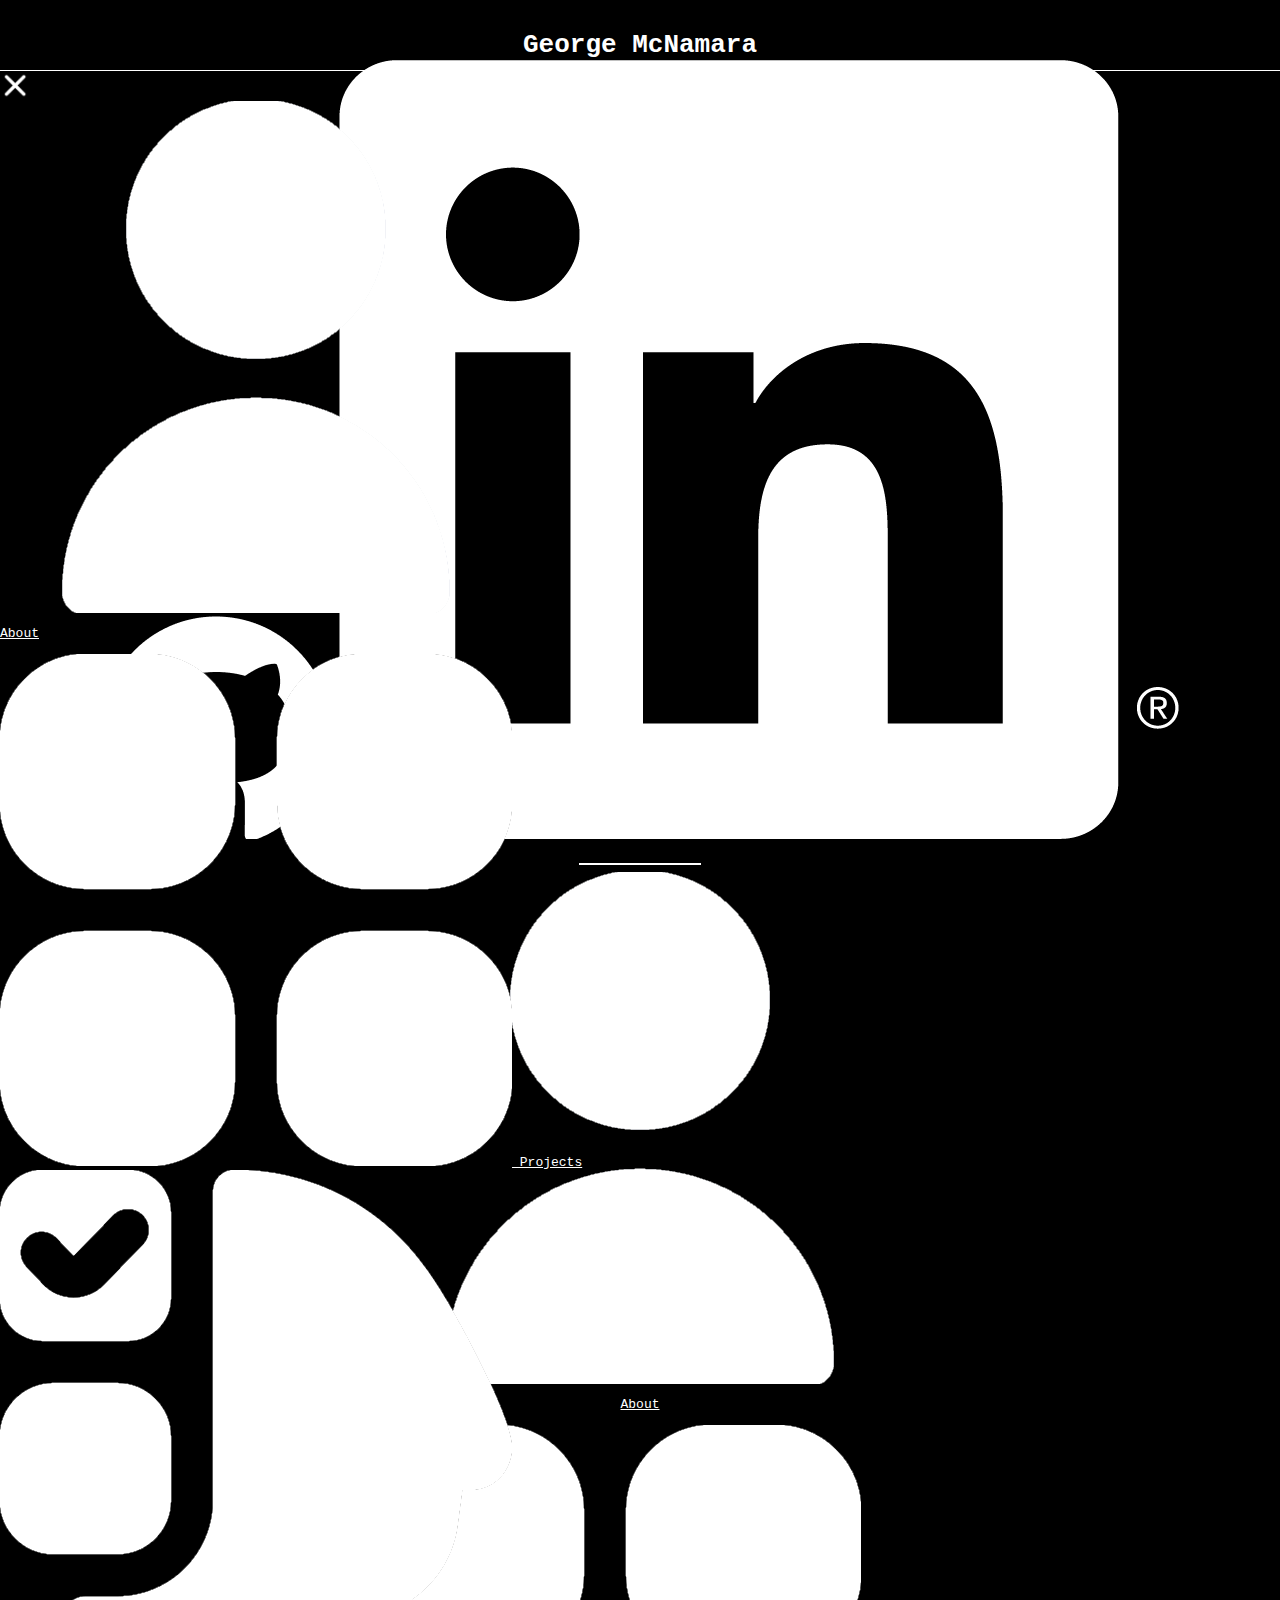
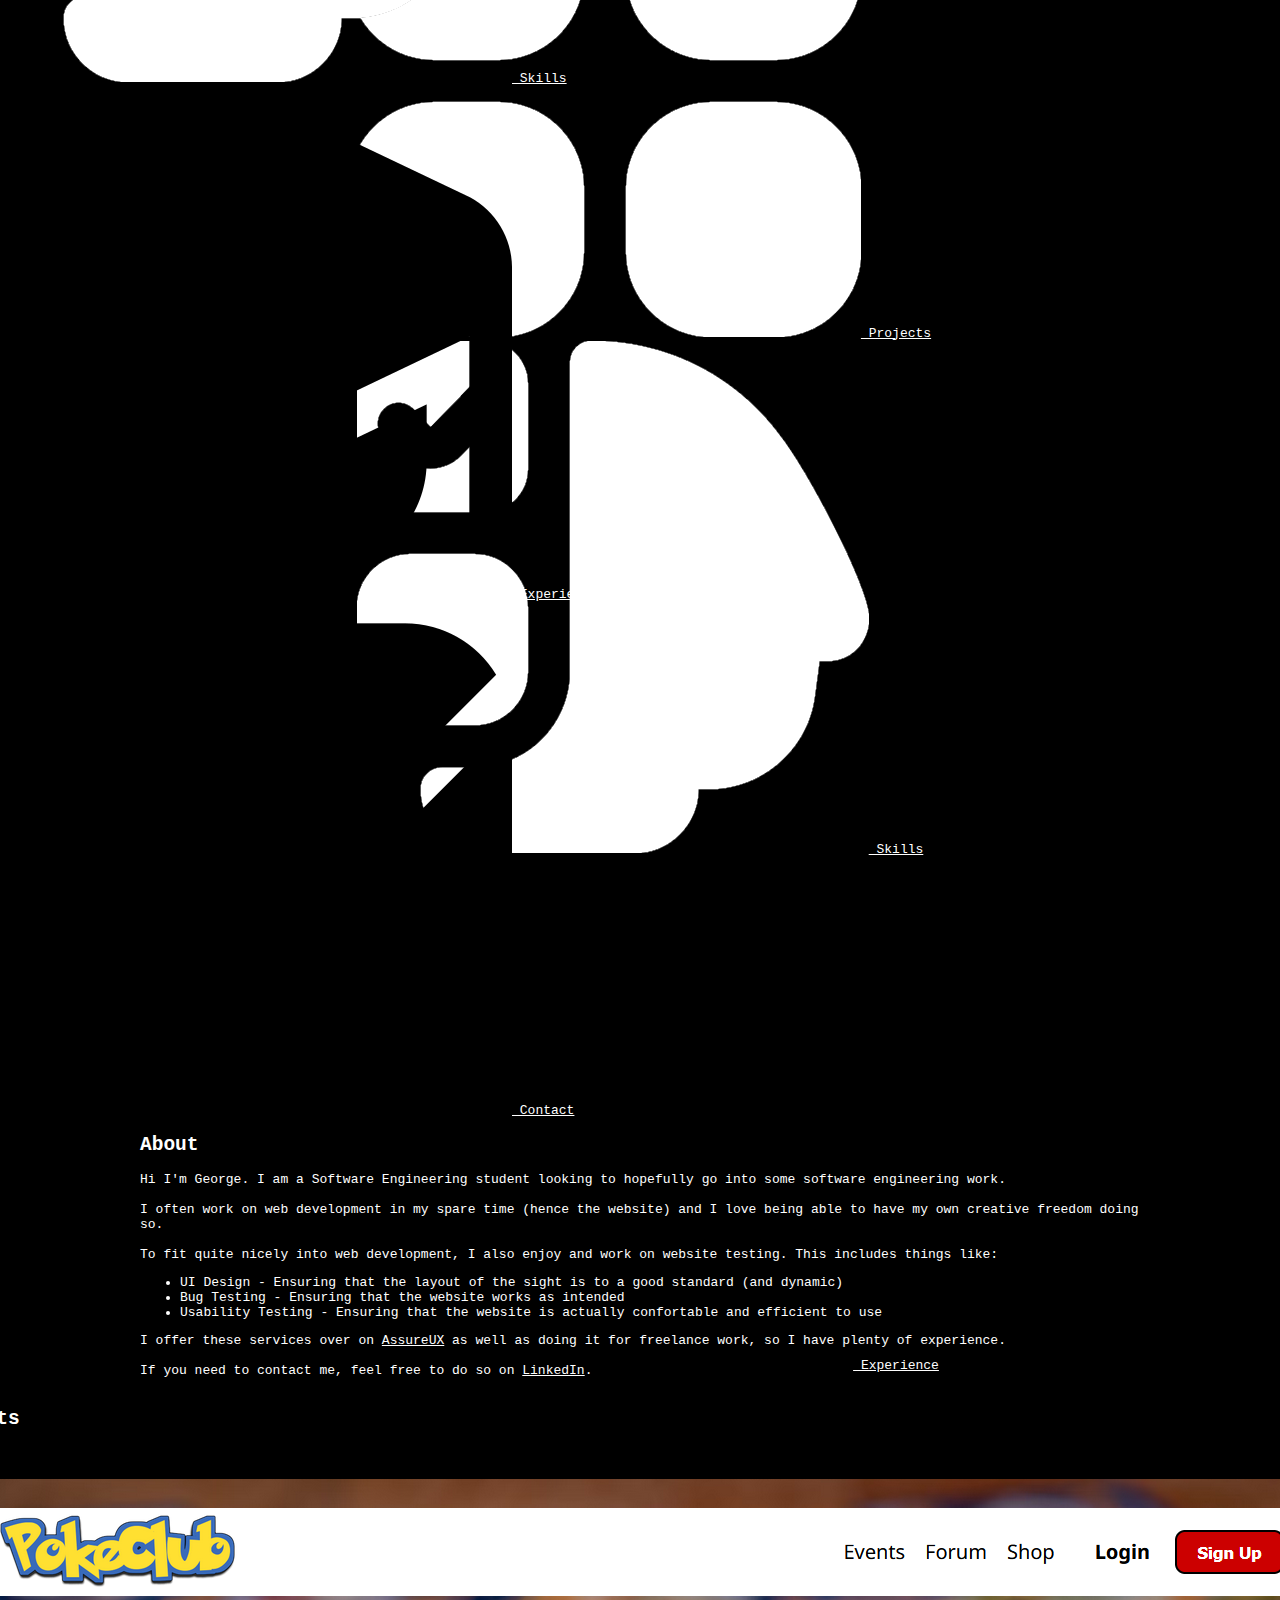
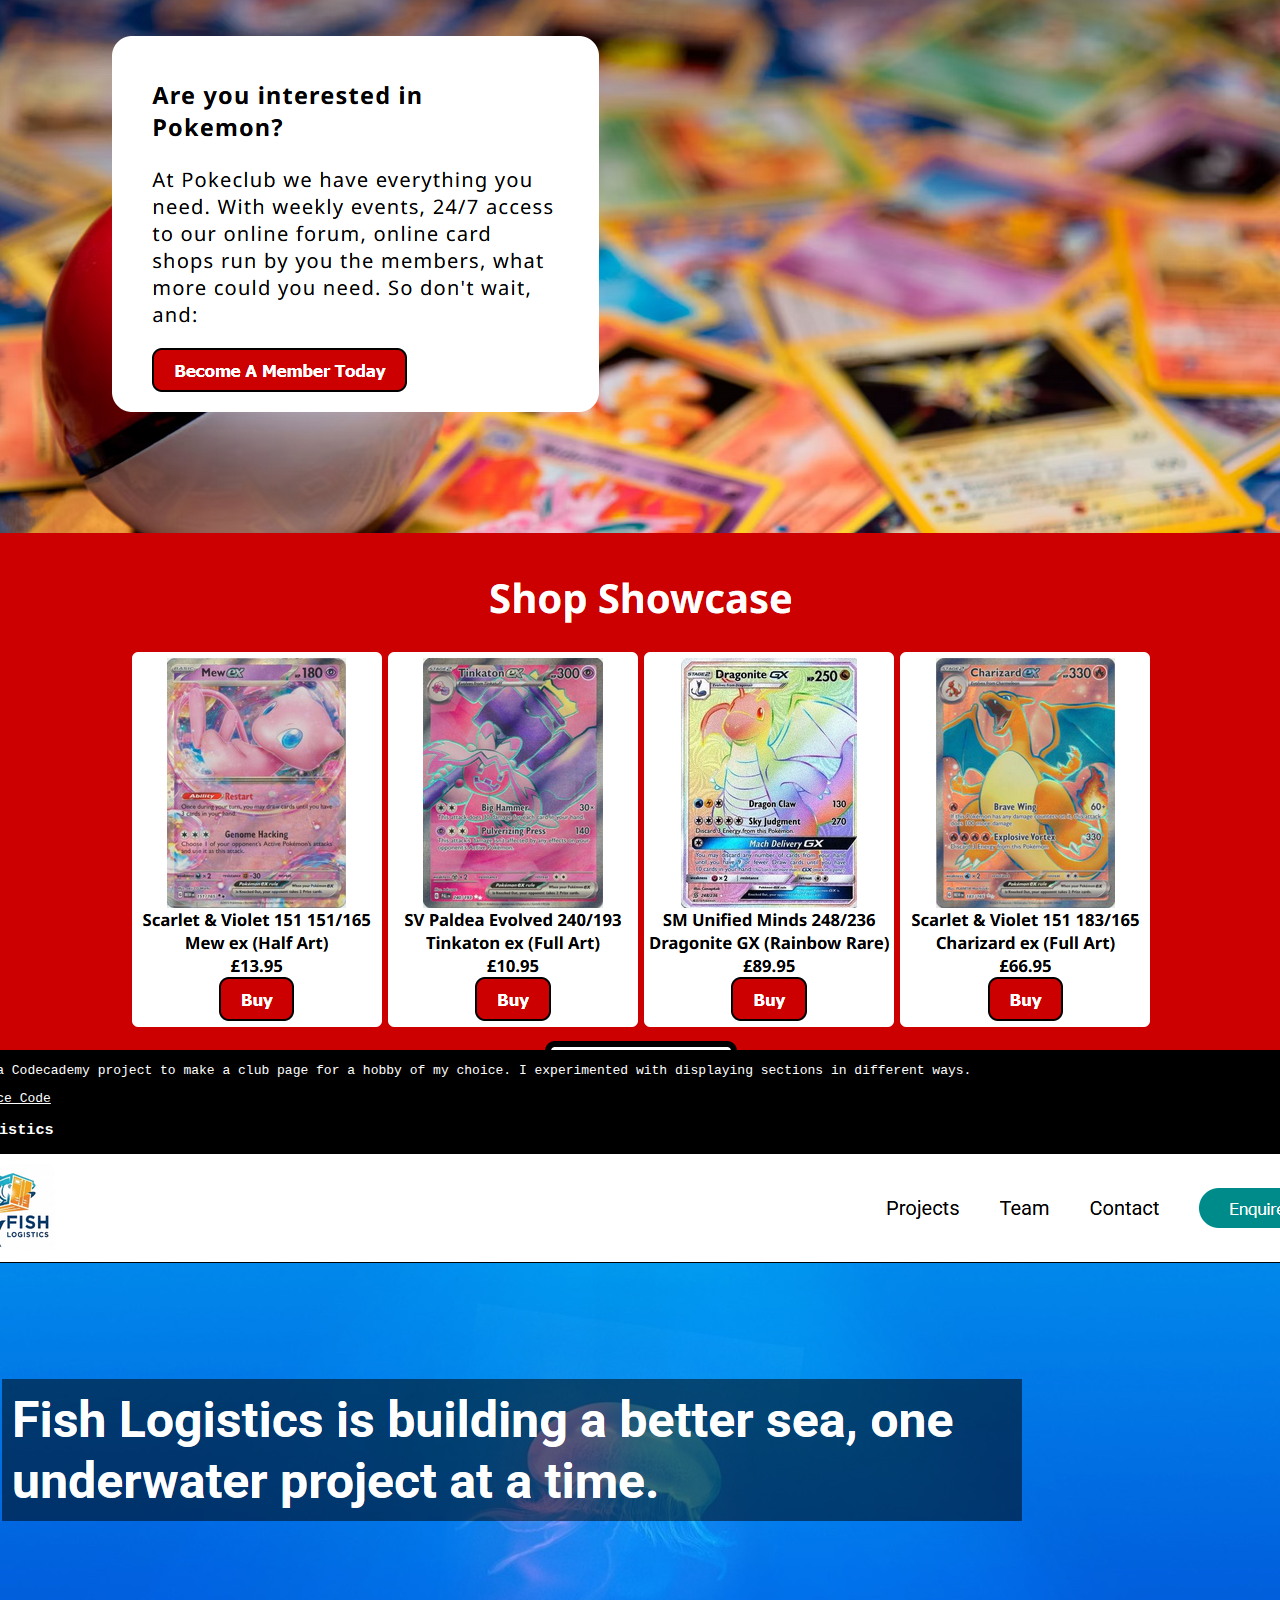
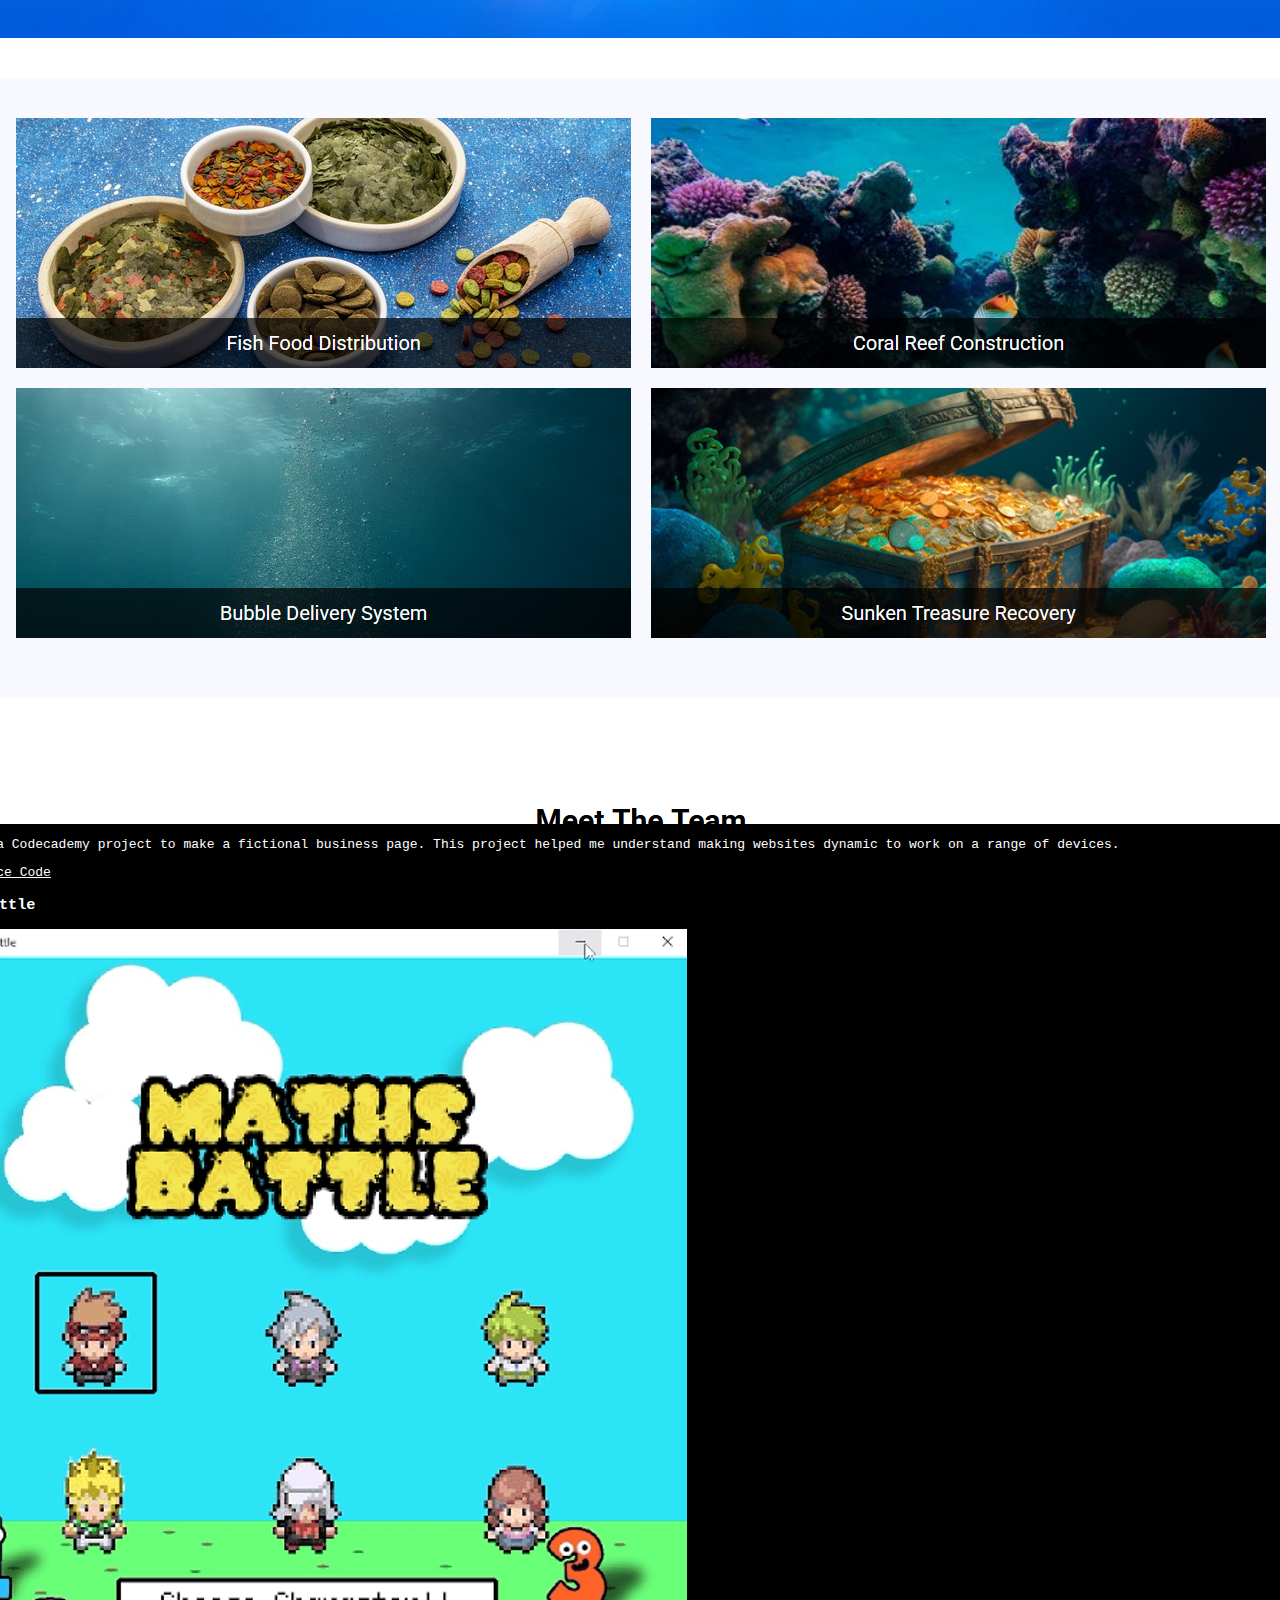
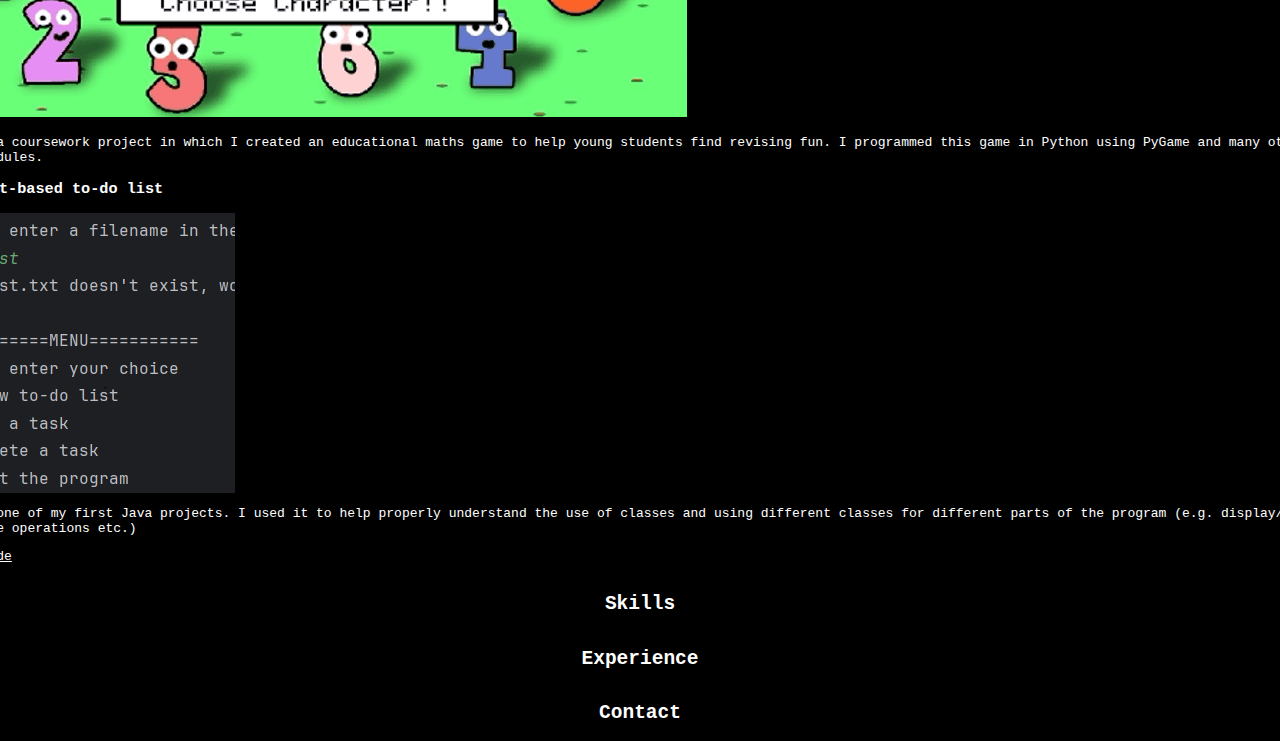
<file: index.html>
<html lang="en">
<head>
    <meta charset="UTF-8">
    <meta name="viewport" content="width=device-width, initial-scale=1.0">
    <title>Website Portfolio</title>
    <link rel="stylesheet" href="styles.css">
    <script src="scripts.js"></script>
</head>
<body>
    <header>
        <img id="burger-menu" src="img/menu-burger.png" alt="" width="30px" onclick="openNav()">
        <h1>George McNamara</h1>
        <section id="contact-links">
            <a href="https://github.com/GeoGeo116" target="_blank"><img src="img/github.png" alt=""></a>
            <a href="https://www.linkedin.com/in/georgemcnamara2006/" target="_blank"><img src="img/linkedin.png" alt=""></a>
        </section>
        <hr width="120px" style="margin-top:20px; border: 1px solid white">
        <nav class="navigation">
            <a href="#about"><section class="nav-link" onclick="toSection('about')">
            <img src="img/user.png" alt="">
            <p>About</p>
        </section></a>
        <a href="#projects"><section class="nav-link" onclick="toSection('projects')">
            <img src="img/projects.png" alt="">
            Projects
        </section></a>
        <a href="#skills"><section class="nav-link" onclick="toSection('skills')">
            <img src="img/skill-alt.png" alt="">
            Skills
        </section></a>
        <a href="#experience"><section class="nav-link" onclick="toSection('experience')">
            <img src="img/graduation-cap.png" alt="">
            Experience
        </section></a>
        <a href="#contact"><section class="nav-link" onclick="toSection('contact')">
            <img src="img/envelope.png" alt="">
            Contact
        </section></a>
        </nav>
    </header>
    <div id="sidenav" class="navigation">
        <img id="cross-small" src="img/cross-small.png" alt="" width="30px" onclick="closeNav()">
        <a href="#about"><section class="nav-link" onclick="toSection('about')">
            <img src="img/user.png" alt="">
            <p>About</p>
        </section></a>
        <a href="#projects"><section class="nav-link" onclick="toSection('projects')">
            <img src="img/projects.png" alt="">
            Projects
        </section></a>
        <a href="#skills"><section class="nav-link" onclick="toSection('skills')">
            <img src="img/skill-alt.png" alt="">
            Skills
        </section></a>
        <a href="#experience"><section class="nav-link" onclick="toSection('experience')">
            <img src="img/graduation-cap.png" alt="">
            Experience
        </section></a>
        <a href="#contact"><section class="nav-link" onclick="toSection('contact')">
            <img src="img/envelope.png" alt="">
            Contact
        </section></a>
    </div>
    <main>
        <section id="about" class="portfolio-sec">
            <h2>About</h2>
            <p>Hi I'm George. I am a Software Engineering student looking to hopefully go into some software engineering work. 
                <br><br> 
                I often work on web development in my spare time (hence the website) and I love being able to have my own creative 
                freedom doing so.
                <br><br>
                To fit quite nicely into web development, I also enjoy and work on website testing. This includes things like:
                <ul>
                    <li>UI Design - Ensuring that the layout of the sight is to a good standard (and dynamic)</li>
                    <li>Bug Testing - Ensuring that the website works as intended</li>
                    <li>Usability Testing - Ensuring that the website is actually confortable and efficient to use</li>
                </ul>
                I offer these services over on <a href="https://www.assureux.co.uk" target="_blank">AssureUX</a> as well as doing it for freelance work, so I have plenty of
                experience.
                <br><br>
                If you need to contact me, feel free to do so on <a href="https://www.linkedin.com/in/georgemcnamara2006/" target="_blank">LinkedIn</a>.
            </p>
        </section>
        <section id="projects" class="portfolio-sec">
            <h2>Projects</h2>
            <div id="projects-container">
                <article>
                    <h3>PokeClub</h3>
                    <img src="img/pokeclub.png" alt="">
                    <p>This was a Codecademy project to make a club page for a hobby of my choice. I experimented
                        with displaying sections in different ways.
                    </p>
                    <p class="p-link"><a href="pokemon-club/" target="_blank">Live</a> <a href="https://github.com/GeoGeo116/website-portfolio/tree/main/pokemon-club" target="_blank">Source Code</a></p>
                </article>
                <article>
                    <h3>Fish Logistics</h3>
                    <img src="img/fish-logistics.png" alt="">
                    <p>This was a Codecademy project to make a fictional business page. This project helped
                        me understand making websites dynamic to work on a range of devices. 
                    </p>
                    <p class="p-link"><a href="fish-logistics/" target="_blank">Live</a> <a href="https://github.com/GeoGeo116/website-portfolio/tree/main/fish-logistics" target="_blank">Source Code</a></p>
                </article>
                <article>
                    <h3>Maths Battle</h3>
                    <img src="img/game.gif" alt="">
                    <p>This was a coursework project in which I created an educational maths game to help young students find
                        revising fun. I programmed this game in Python using PyGame and many other useful modules.
                    </p>
                </article>
                <article>
                    <h3>Java Text-based to-do list</h3>
                    <img src="img/todolist.png" alt="">
                    <p>This was one of my first Java projects. I used it to help properly understand the use of classes and using different
                        classes for different parts of the program (e.g. display/handle menu, file operations etc.)
                    </p>
                    <p class="p-link"></a> <a href="https://github.com/GeoGeo116/to-do-list" target="_blank">Source Code</a></p>
                </article>
            </div>   
        </section>
        <section id="skills" class="portfolio-sec">
            <h2>Skills</h2>
            <p></p>
            <!--Programming languagess, levels -->
        </section>
        <section id="experience" class="portfolio-sec">
            <h2>Experience</h2>
            <p></p>
            <!-- Work Experience and stuff-->
        </section>
        <section id="contact" class="portfolio-sec">
            <h2>Contact</h2>
            <p></p>
            <!--Contact Details-->
        </section>
    </main>
    <footer>
    </footer>
</body>
</html>
</file>
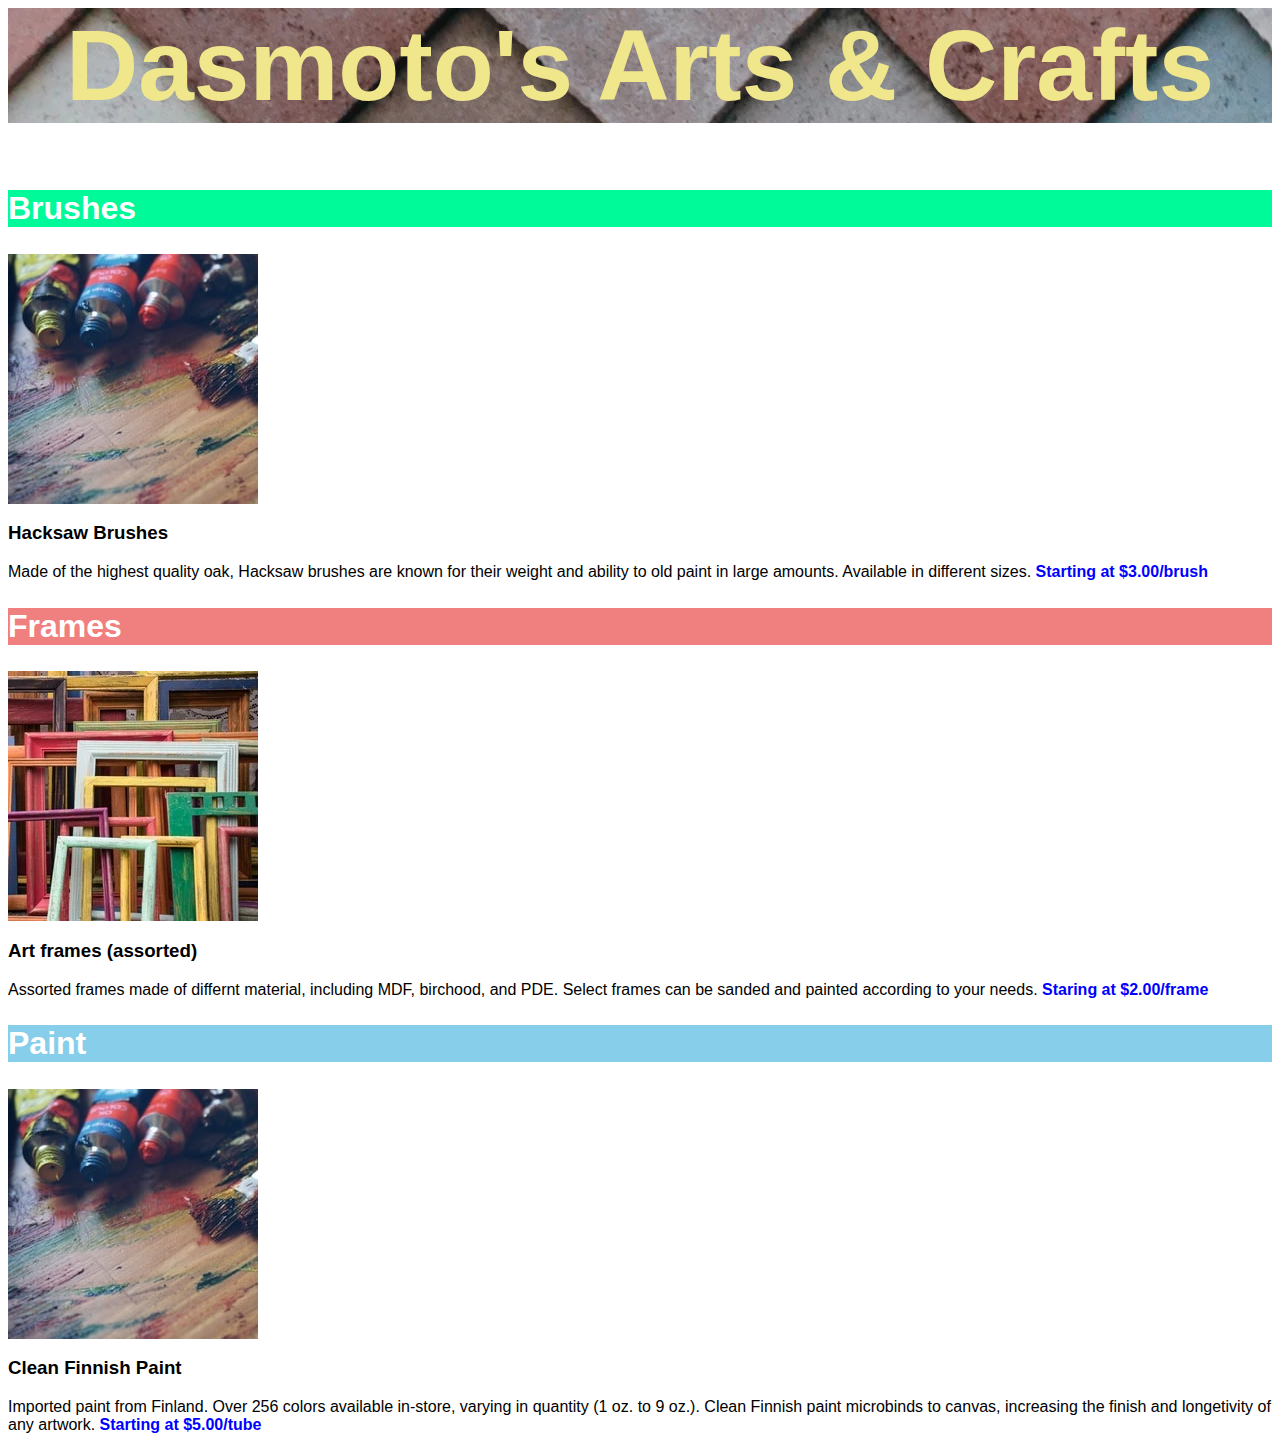
<file: ArtsAndCrafts/index.html>
<html lang="en">
<head>
    <meta charset="UTF-8">
    <meta name="viewport" content="width=device-width, initial-scale=1.0">
    <title>Dasmoto's Arts & Crafts</title>
    <link rel="stylesheet" href="index.css">
</head>
<body>
    <h1>Dasmoto's Arts & Crafts</h1>
    <h2 id="brushes">Brushes</h2>
    <img src="finnish.jpeg" alt="Brushes">
    <h3>Hacksaw Brushes</h3>
    <p>Made of the highest quality oak, Hacksaw brushes are known for their weight and ability to old paint in large amounts. Available in different sizes. <span class="price">Starting at $3.00/brush</span></p>
    <h2 id="frames">Frames</h2>
    <img src="frames.webp" alt="frames">
    <h3>Art frames (assorted)</h3>
    <p>Assorted frames made of differnt material, including MDF, birchood, and PDE. Select frames can be sanded and painted according to your needs. <span class="price">Staring at $2.00/frame</span></p>
    <h2 id="tubes">Paint</h2>
    <img src="finnish.jpeg" alt="paints">
    <h3>Clean Finnish Paint</h3>
    <p>Imported paint from Finland. Over 256 colors available in-store, varying in quantity (1 oz. to 9 oz.). Clean Finnish paint microbinds to canvas, increasing the finish and longetivity of any artwork. <span class="price">Starting at $5.00/tube</span></p>
</body>
</html>
</file>
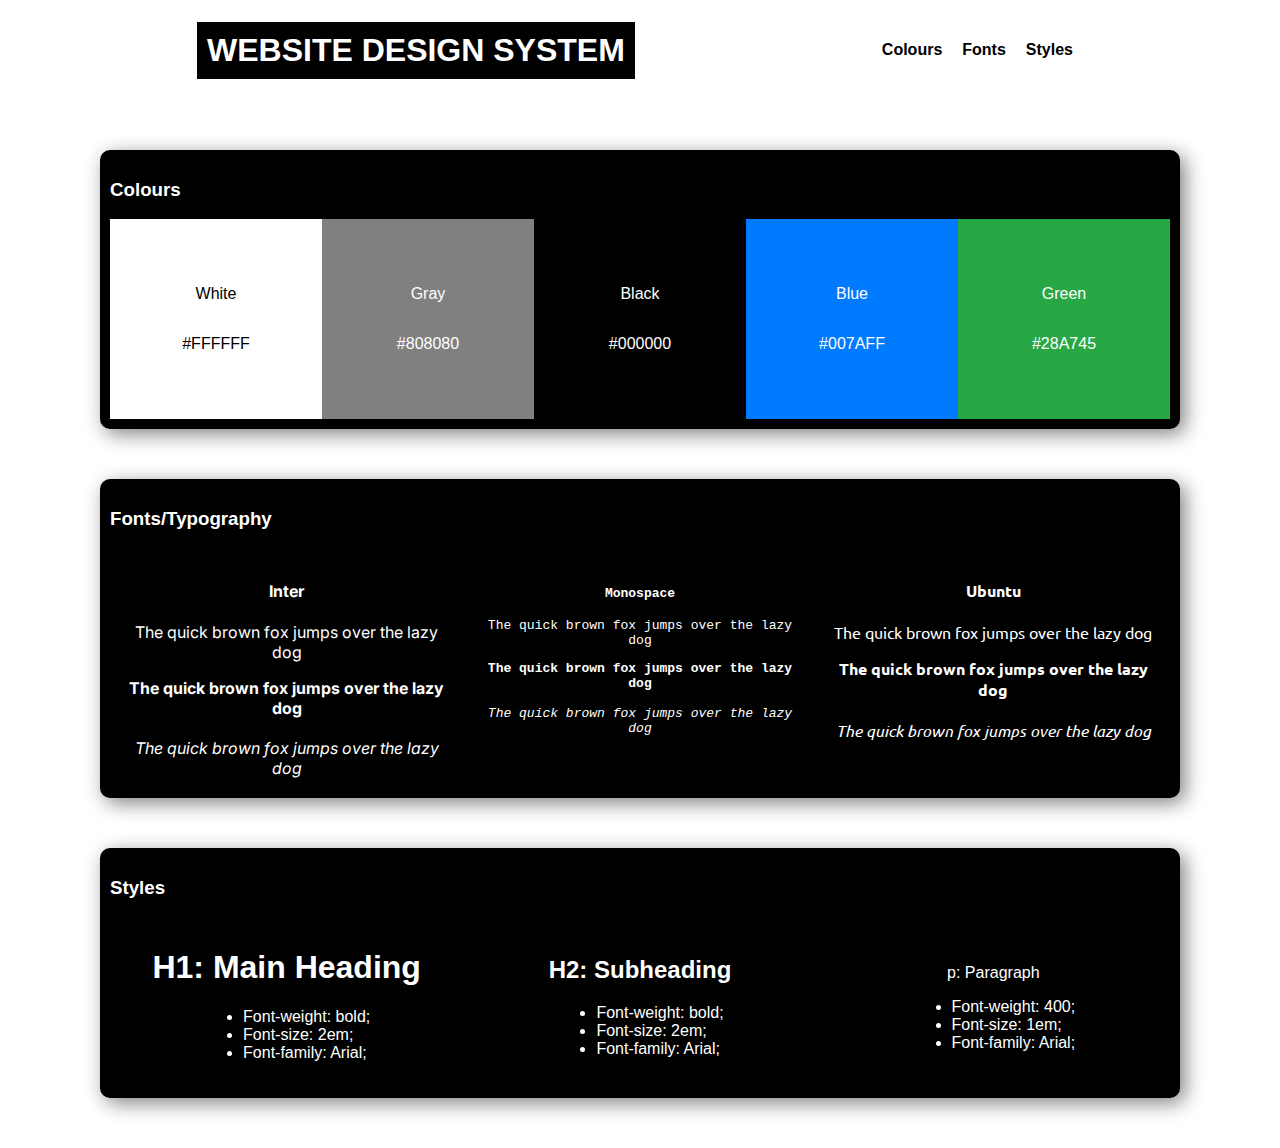
<file: design-system/index.html>
<html lang="en">
<head>
    <meta charset="UTF-8">
    <meta name="viewport" content="width=device-width, initial-scale=1.0">
    <title>Website Design System</title>
    <link rel="stylesheet" href="style.css">
</head>
<body>
    <header>
        <h1>WEBSITE DESIGN SYSTEM</h1>
        <nav>
            <ul>
                <li><a href="#colours">Colours</a></li>
                <li><a href="#fonts">Fonts</a></li>
                <li><a href="#styles">Styles</a></li>
            </ul>
        </nav>
    </header>
    <main>
        <div id="colours">
            <h3>Colours</h3>
            <section class="color-strip">
                <section class="color-block" style="background-color: #FFFFFF; color: black;" >
                    <p>White</p>
                    <p>#FFFFFF</p>
                </section>
                <section class="color-block" style="background-color: #808080; color: white;">
                    <p>Gray</p>
                    <p>#808080</p>
                </section>
                <section class="color-block" style="background-color: #000000; color: white;">
                    <p>Black</p>
                    <p>#000000</p>
                </section>
                <section class="color-block" style="background-color: #007AFF; color: white;">
                    <p>Blue</p>
                    <p>#007AFF</p>
                </section>
                <section class="color-block" style="background-color: #28A745; color: white;">
                    <p>Green</p>
                    <p>#28A745</p>
                </section>
            </section>
        </div>
        <div id="fonts">
            <h3>Fonts/Typography</h3>
            <section class="font-strip">
                <section class="font" style="font-family: Inter;">
                    <h4>Inter</h4>
                    <p>The quick brown fox jumps over the lazy dog</p>
                    <b>The quick brown fox jumps over the lazy dog</b><br><br>
                    <em>The quick brown fox jumps over the lazy dog</em>
                </section>
                <section class="font" style="font-family: monospace;">
                    <h4>Monospace</h4>
                    <p>The quick brown fox jumps over the lazy dog</p>
                    <b>The quick brown fox jumps over the lazy dog</b><br><br>
                    <em>The quick brown fox jumps over the lazy dog</em>
                </section>
                <section class="font" style="font-family: Ubuntu;">
                    <h4>Ubuntu</h4>
                    <p>The quick brown fox jumps over the lazy dog</p>
                    <b>The quick brown fox jumps over the lazy dog</b><br><br>
                    <em>The quick brown fox jumps over the lazy dog</em>
                </section>
            </section>
        </div>
        <div id="styles">
            <h3>Styles</h3>
            <section class="styles-strip">
                <section class="style">
                    <h1>H1: Main Heading</h1>
                    <ul>
                        <li>Font-weight: bold;</li>
                        <li>Font-size: 2em;</li>
                        <li>Font-family: Arial;</li>
                    </ul>
                </section>
                <section class="style">
                    <h2>H2: Subheading</h2>
                    <ul>
                        <li>Font-weight: bold;</li>
                        <li>Font-size: 2em;</li>
                        <li>Font-family: Arial;</li>
                    </ul>
                </section>
                <section class="style">
                    <p>p: Paragraph</p>
                    <ul>
                        <li>Font-weight: 400;</li>
                        <li>Font-size: 1em;</li>
                        <li>Font-family: Arial;</li>
                    </ul>
                </section>
            </section>
        </div>
    </main>
    <footer>

    </footer>   
</body>
</html>
</file>
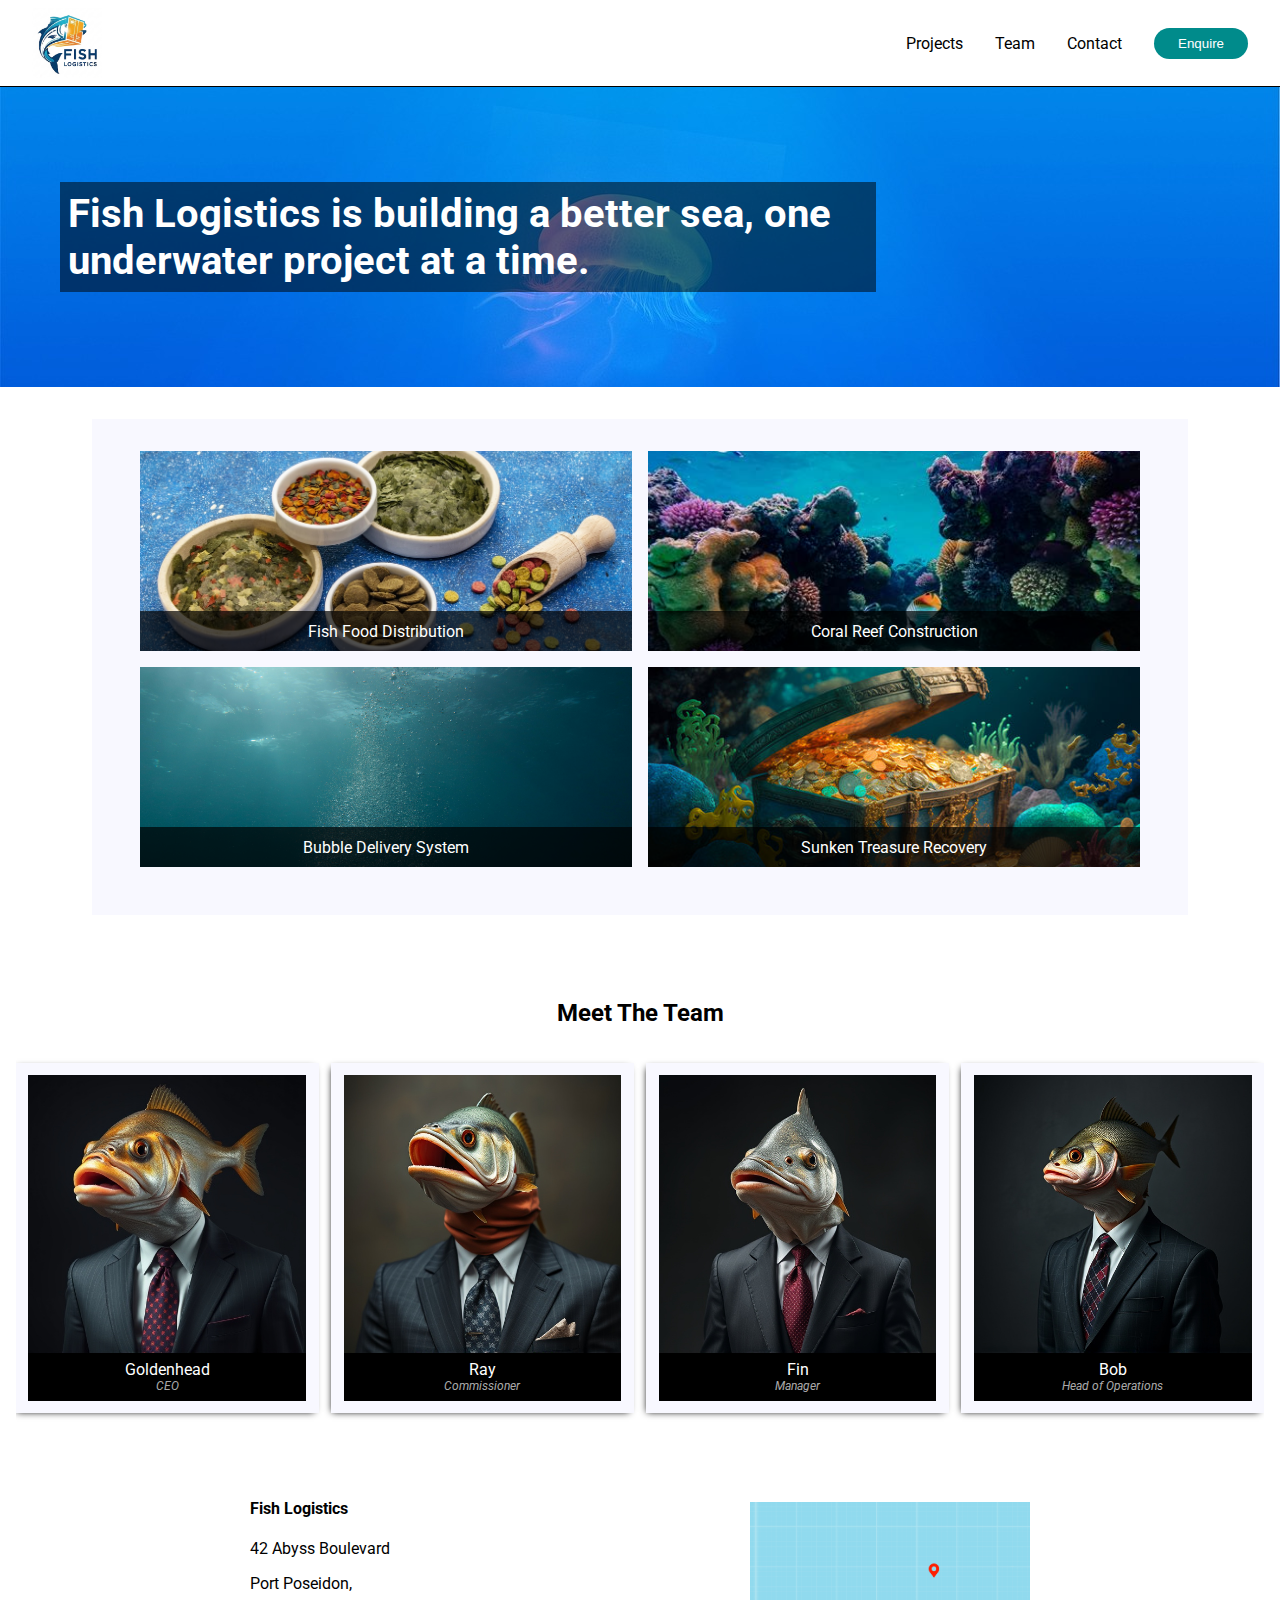
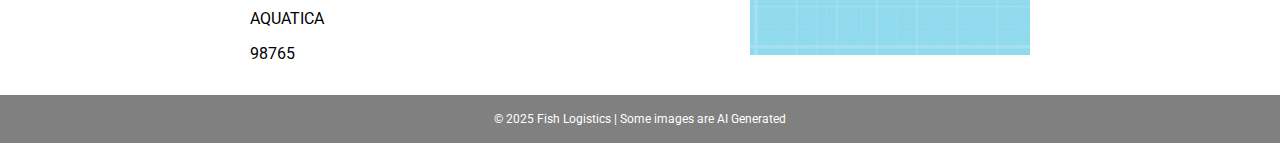
<file: fish-logistics/index.html>
<html lang="en">
<head>
    <meta charset="UTF-8">
    <meta name="viewport" content="width=device-width, initial-scale=1.0">
    <title>Fish Logistics</title>
    <link rel="stylesheet" href="styles.css">
</head>
<body>
    <header>
        <div class="logo">
            <img src="./img/logo.png" alt="">
        </div>
        <nav class="navigation">
            <ul>
                <li><a href="#">Projects</a></li>
                <li><a href="#">Team</a></li>
                <li><a href="#">Contact</a></li>
            </ul>
            <button>Enquire</button>
        </nav>
        <img src="./img/burger.png" alt="" id="burger">
    </header>
    <main>
        <div class="hero">
            <h1>Fish Logistics is building a better sea, one underwater project at a time.
            </h1>
        </div>
        <div class="projects">
            <section class="project-line">
                <section class="project" style="background-image: url('./img/fish-food.jpg');">
                    <p>Fish Food Distribution</p>
                </section>
                <section class="project" style="background-image: url('./img/coral.jpg');">
                    <p>Coral Reef Construction</p>
                </section>
            </section>
            <section class="project-line">
                <section class="project" style="background-image: url('./img/bubble.jpeg');">
                    <p>Bubble Delivery System</p>
                </section>
                <section class="project" style="background-image: url('./img/treasure.jpg');">
                    <p>Sunken Treasure Recovery</p>
                </section>
            </section>
        </div>
        <div class="team">
            <h2>Meet The Team</h2>
            <div class="images-container">
                <section class="member">
                    <img src="./img/team1.jpg" alt="">
                    <p class="member-info">Goldenhead<br><span class="title">CEO</span></p>
                </section>
                <section class="member">
                    <img src="./img/team2.jpg" alt="">
                    <p class="member-info">Ray<br><span class="title">Commissioner</span></p>
                </section>
                <section class="member">
                    <img src="./img/team3.jpg" alt="">
                    <p class="member-info">Fin<br><span class="title">Manager</span></p>
                </section>
                <section class="member">
                    <img src="./img/team4.jpg" alt="">
                    <p class="member-info">Bob<br><span class="title">Head of Operations</span></p>
                </section>
            </div>
        </div>
        <div class="contact">
            <section class="contact-info">
                <h4>Fish Logistics</h4>
                <p>42 Abyss Boulevard</p>
                <p>Port Poseidon,</p>
                <p>AQUATICA </p>
                <p>98765</p>
            </section>
            <img src="./img/location.png" alt="">
        </div>
    </main>
    <footer>
        <p>&copy; 2025 Fish Logistics | Some images are AI Generated</p>
    </footer>
</body>
</html>
</file>
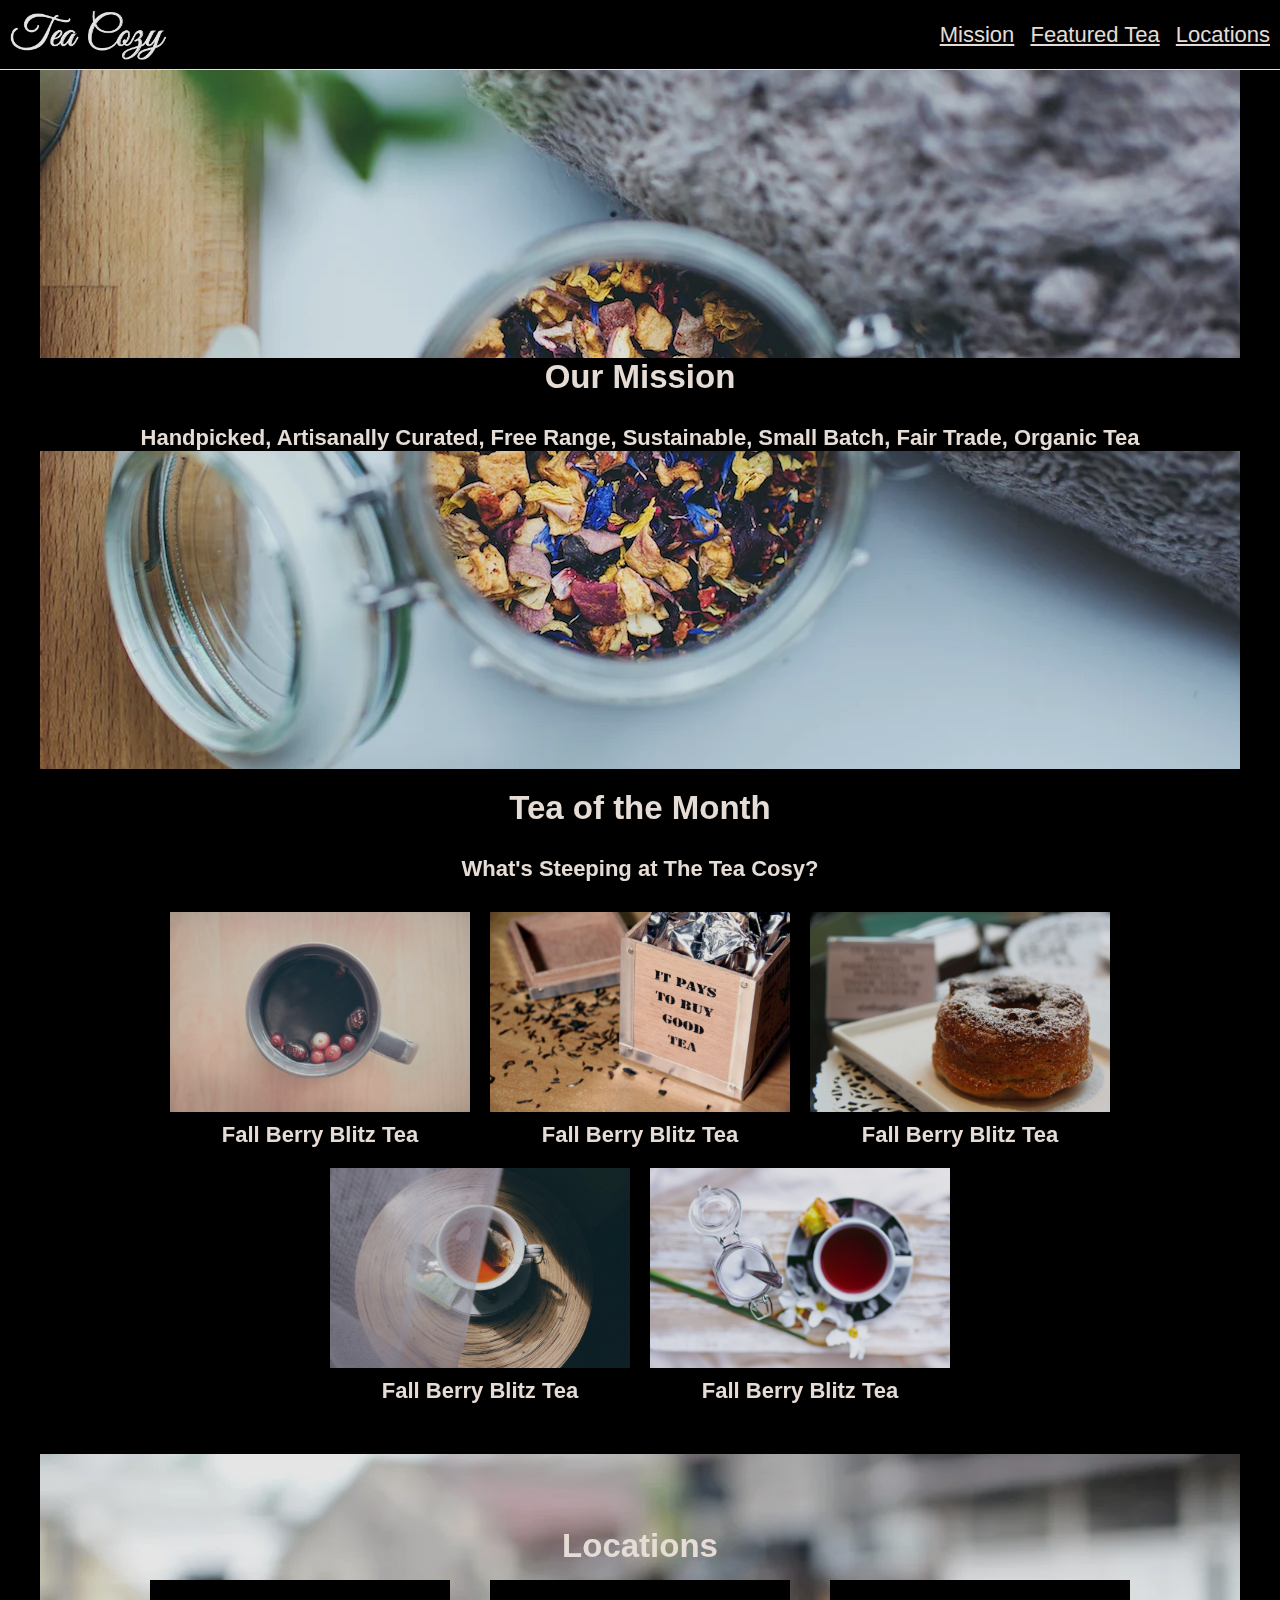
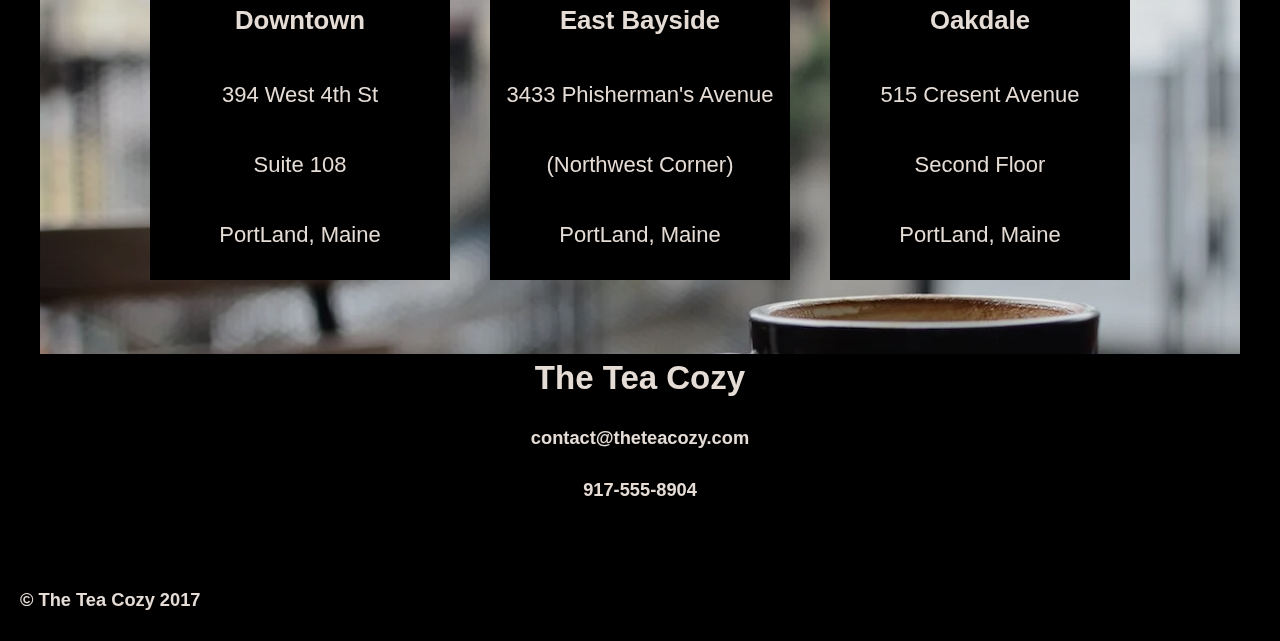
<file: FlexBox/index.html>
<html lang="en">
<head>
    <meta charset="UTF-8">
    <meta name="viewport" content="width=device-width, initial-scale=1.0">
    <title>Layout with flex-box</title>
    <link rel="stylesheet" href="styles.css">
</head>
<body>
    <header>
        <img src="img/img-tea-cozy-logo.png" alt="logo" id="logo">
        <nav>
            <a href="#">Mission</a>
            <a href="#">Featured Tea</a>
            <a href="#">Locations</a>
        </nav>
    </header>
    <main>
        <section id="hero">
            <div id="hero-text">
                <h2>Our Mission</h2>
                <h4>Handpicked, Artisanally Curated, Free Range, Sustainable, Small Batch, Fair Trade, Organic Tea</h4>
            </div>
        </section>
        <section id="tea-of-month">
            <h2>Tea of the Month</h2>
            <h4>What's Steeping at The Tea Cosy?</h4>
            <div class="tea-gallery">
                <figure>
                <img src="img/img-berryblitz.jpg" alt="">
                <figcaption>Fall Berry Blitz Tea</figcaption>
            </figure>
            <figure>
                <img src="img/img-spiced-rum.jpg" alt="">
                <figcaption>Fall Berry Blitz Tea</figcaption>
            </figure>
            <figure>
                <img src="img/img-donut.jpg" alt="">
                <figcaption>Fall Berry Blitz Tea</figcaption>
            </figure>
            <figure>
                <img src="img/img-myrtle-ave.jpg" alt="">
                <figcaption>Fall Berry Blitz Tea</figcaption>
            </figure>
            <figure>
                <img src="img/img-bedford-bizarre.jpg" alt="">
                <figcaption>Fall Berry Blitz Tea</figcaption>
            </figure>
            </div>
        </section>
        <section id="locations">
            <h2>Locations</h2>
            <div id="locations-list">
                <div class="location">
                    <h3>Downtown</h3>
                    <p>394 West 4th St</p>
                    <p>Suite 108</p>
                    <p>PortLand, Maine</p>
                </div>
                <div class="location">
                    <h3>East Bayside</h3>
                    <p>3433 Phisherman's Avenue</p>
                    <p>(Northwest Corner)</p>
                    <p>PortLand, Maine</p>
                </div>
                <div class="location">
                    <h3>Oakdale</h3>
                    <p>515 Cresent Avenue</p>
                    <p>Second Floor</p>
                    <p>PortLand, Maine</p>
                </div>
            </div>
        </section>
    </main>
    <footer>
        <h2>The Tea Cozy</h2>
        <h5>contact@theteacozy.com</h5>
        <h5>917-555-8904</h5>
    </footer>
    <h5 id="copyright">&copy; The Tea Cozy 2017</h5>
</body>
</html>
</file>
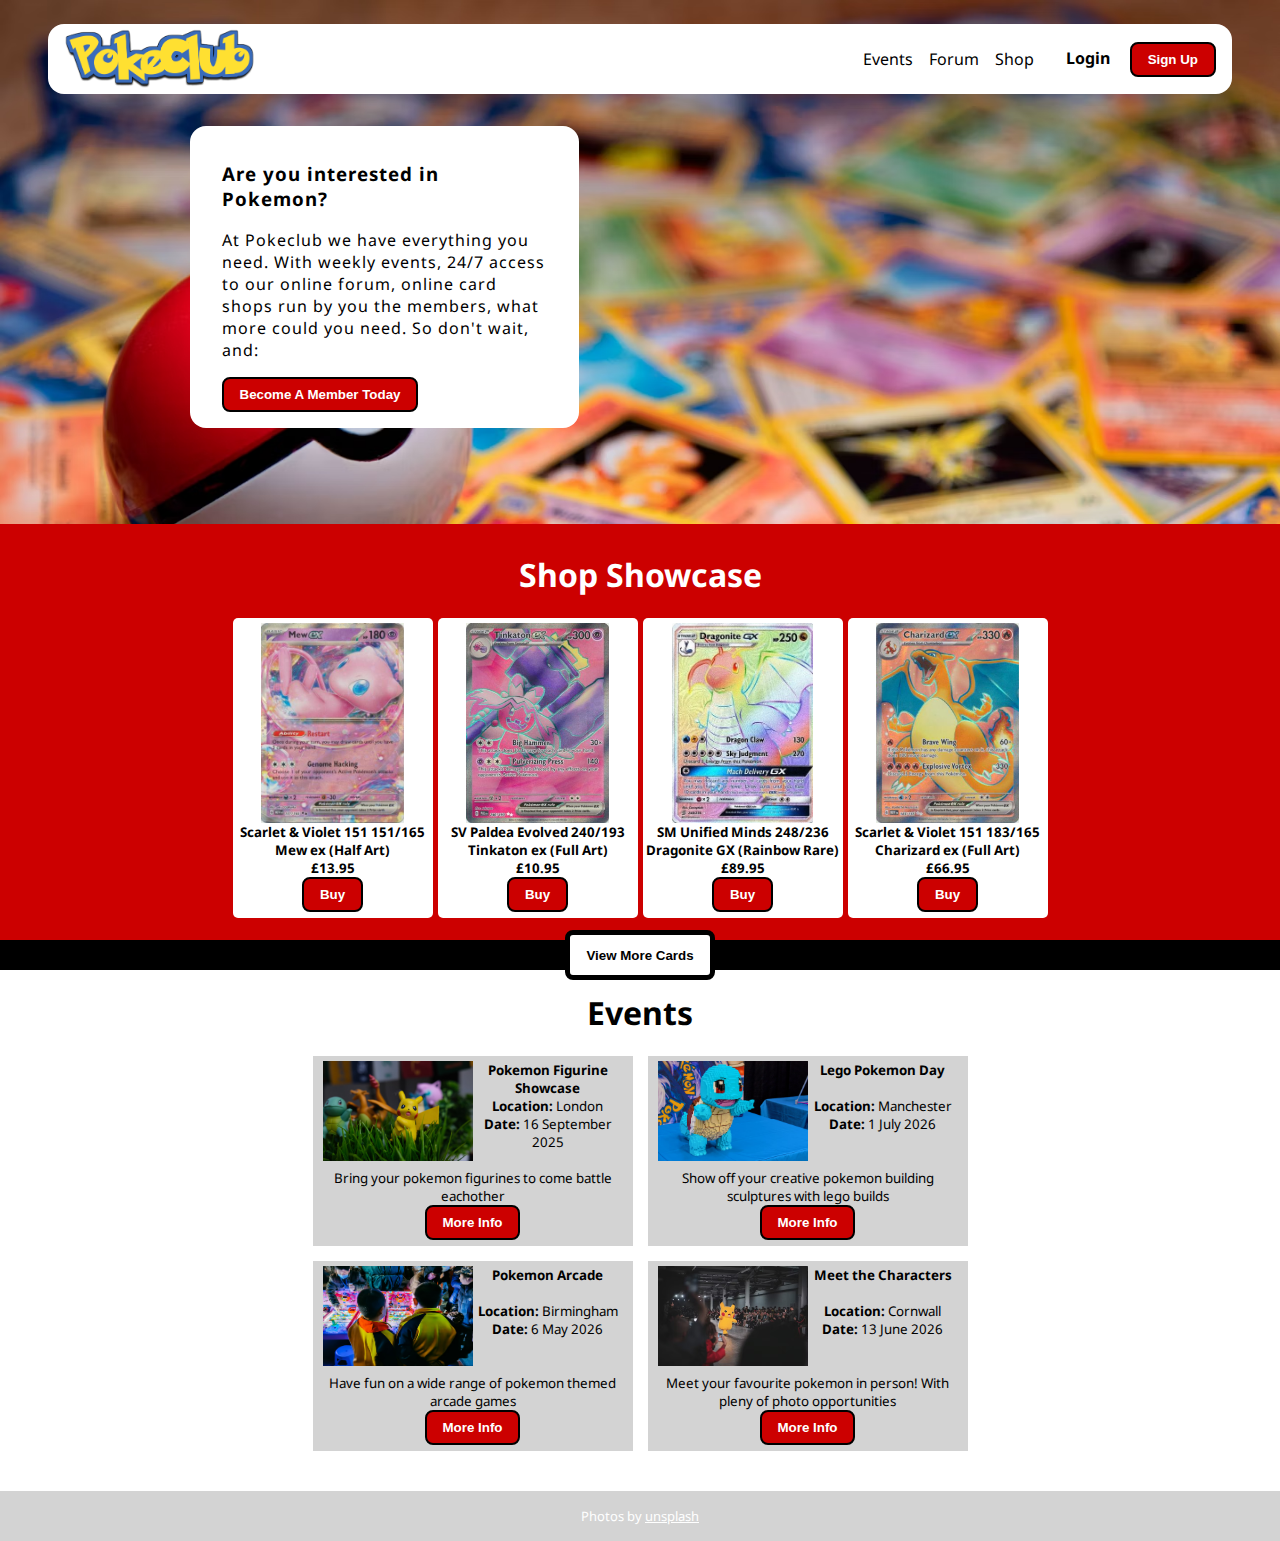
<file: pokemon-club/index.html>
<html lang="en">
<head>
    <meta charset="UTF-8">
    <meta name="viewport" content="width=device-width, initial-scale=1.0">
    <title>Pokemon Club</title>
    <link rel="stylesheet" href="style.css">
</head>
<body>
    <header>
        <div class="welcome">
            <div class="top-head">
                <img src="img/logo.png" alt="logo">
                <nav>
                    <ul>
                        <li><a href="#">Events</a></li>
                        <li><a href="#">Forum</a></li>
                        <li><a href="#">Shop</a></li>

                    </ul>
                    <section class="account-actions">
                        <a href="#" style="font-weight: bold;">Login</a>
                        <button>Sign Up</button>
                    </section>
                    <img src="img/hamburger.png" alt="" class="menu-icon">
                </nav>
            </div>
            <div class="cta-container">
                <section class="cta">
                <section class="info">
                    <h3>Are you interested in Pokemon?</h3>
                    <p>At Pokeclub we have everything you need. 
                        With weekly events, 24/7 access to our online forum, online card shops
                        run by you the members, what more could you need. So don't wait, and:
                    </p>
                </section>
                <button>Become A Member Today</button>
            </section>
            </div>
        </div>
    </header>
    <main>
        <div class="shop">
            <h1 style="color: white;">Shop Showcase</h1>
            <section class="cards-container">
                <section class="card-container">
                    <img src="img/c1.jpg" alt="">
                    <p>Scarlet & Violet 151 151/165 Mew ex (Half Art)</p>
                    <p>£13.95</p>
                    <button>Buy</button>
                </section>
                <section class="card-container">
                    <img src="img/c2.jpg" alt="">
                    <p>SV Paldea Evolved 240/193 Tinkaton ex (Full Art)</p>
                    <p>£10.95</p>
                    <button>Buy</button>
                </section>
                <section class="card-container">
                    <img src="img/c3.jpg" alt="">
                    <p>SM Unified Minds 248/236 Dragonite GX (Rainbow Rare)</p>
                    <p>£89.95</p>
                    <button>Buy</button>
                </section>
                <section class="card-container">
                    <img src="img/c4.jpg" alt="">
                    <p>Scarlet & Violet 151 183/165 Charizard ex (Full Art)</p>
                    <p>£66.95</p>
                    <button>Buy</button>
                </section>
            </section>
        </div>
        <div class="splitter">
            <button class="view-more">View More Cards</button>
        </div>
        <div class="events">
            <h1>Events</h1>
            <section class="events-container">
                <section class="event-container">
                    <img src="img/e1.jpg" alt="">
                    <h4>Pokemon Figurine Showcase</h4>
                    <p><strong>Location:</strong> London</p>
                    <p><strong>Date:</strong> 16 September 2025</p>
                    <br>
                    <p>Bring your pokemon figurines to come battle eachother</p>
                    <button>More Info</button>
                </section>
                <section class="event-container">
                    <img src="img/e2.jpg" alt="">
                    <h4>Lego Pokemon Day</h4><br>
                    <p><strong>Location:</strong> Manchester</p>
                    <p><strong>Date:</strong> 1 July 2026</p>
                    <br><br>
                    <p>Show off your creative pokemon building sculptures with lego builds</p>
                    <button>More Info</button>
                </section>
                <section class="event-container">
                    <img src="img/e3.jpg" alt="">
                    <h4>Pokemon Arcade</h4>
                    <br>
                    <p><strong>Location:</strong> Birmingham</p>
                    <p><strong>Date:</strong> 6 May 2026</p>
                    <br><br>
                    <p>Have fun on a wide range of pokemon themed arcade games</p>
                    <button>More Info</button>
                </section>
                <section class="event-container">
                    <img src="img/e4.jpg" alt="">
                    <h4>Meet the Characters</h4>
                    <br>
                    <p><strong>Location:</strong> Cornwall</p>
                    <p><strong>Date:</strong> 13 June 2026</p>
                    <br><br>
                    <p>Meet your favourite pokemon in person! With pleny of photo opportunities</p>
                    <button>More Info</button>
                </section>
            </section>
        </div>
    </main>
    <footer style="text-align: center;">
        <p>Photos by <a href="https://unsplash.com" style="text-decoration: underline;">unsplash</a></p>
    </footer>
</body>
</html>
</file>
<file: styles.css>
body{
    display: flex;
    flex-direction: column;
    height: 100vh;
    width: 100%;
    background-color: black;
    font-family: monospace;
    color: white;
    margin: 0;
    user-select: none;
}

a{
    color: inherit;
}

header{
    width: 100%;
    height: 70px;
    border-bottom: 1px solid white;
    align-content: center;
    text-align: center;
}

header h1{
    margin: 0;
}

#header-links{
    
}

main{
    display: flex;
    flex-direction: column;
    align-items: center;
    margin: 0px 50px;
}

#about{
    width: 100%;
    max-width: 1000px;
}

#links{
    width: 100%;
    max-width: 1000px;
}

#links td{
    border: 1px solid white;
    width: 150px;
    height: 2em;
    text-align: center;

}

#links a{
    color: yellow;
}
</file>
<file: ArtsAndCrafts/index.css>
body{
    font-family: Helvetica;
}

h1{
    font-family: Helvetica;
    font-size: 100px;
    font-weight: bold;
    color: khaki;
    text-align: center;
    background: url("pattern.webp");
}

h2{
    font-family: Helvetica;
    font-size: 32px;
    font-weight: bold;
    color: white;
}

#brushes{
    background-color: mediumspringgreen;
}

#frames{
    background-color: lightcoral;
}

#tubes{
    background-color: skyblue;
}

span{
    color: blue;
    font-weight: bold;
}
</file>
<file: design-system/style.css>
@import url('https://fonts.googleapis.com/css2?family=Inter:ital,opsz,wght@0,14..32,100..900;1,14..32,100..900&display=swap');
@import url('https://fonts.googleapis.com/css2?family=Ubuntu:ital,wght@0,300;0,400;0,500;0,700;1,300;1,400;1,500;1,700&display=swap');

body{
    margin: 0;
    font-family: Arial, Helvetica, sans-serif;
    background-color: white;
    color: white;
}

h1{
    font-size: 2rem;
}

a {
    color: inherit;
    text-decoration: inherit;
}

main{
    padding: 0px 100px;
}

header{
    display: flex;
    color: black;
    justify-content: space-evenly;
    height: 100px;
    align-items: center;
}

header h1{
    background-color: black;
    color: white;
    padding: 10px;
}

header ul{
    display: flex;
    flex-direction: row;
    text-align: center;
    font-weight: bold;
}

header li{
    text-decoration: none;
    list-style-type: none;
    padding: 10px;
    cursor: pointer;
    position: relative;
}

header li::after{
    content: "";
    left: 10;
    bottom: 0;
    position: absolute;
    width: 0px;
    background-color: black;
    height: 2px;
    transition: width 0.3s ease;
}

header li:hover::after{
    width: 80%;
    
}

div{
    background-color: black;
    border-radius: 10px;
    padding: 10px;
    display: flex;
    flex-direction: column;
    justify-content: center;
    box-shadow: 5px 5px 20px#808080;
    margin: 50px 0px;
}

section.color-strip{
    display: flex;
    width: 100%;

}
section.color-block{
    flex: 1;
    padding: 10px;
    text-align: center;
    height: 200px;
    box-sizing: border-box;
    display: flex;
    flex-direction: column;
    justify-content: center;
}

section.font-strip, section.styles-strip{
    display: flex;
    align-items: baseline;

}

section.font{
    flex: 1;
    padding: 10px;
    box-sizing: border-box;
    text-align: center;

}

section.style{
    flex: 1;
    padding: 10px;
    justify-items: center;
}
</file>
<file: fish-logistics/styles.css>
@import url('https://fonts.googleapis.com/css2?family=Roboto:ital,wght@0,100..900;1,100..900&display=swap');

html{
    font-size: 16px;
    font-family:roboto;
}

body{
    margin: 0;
}

a{
    text-decoration: none;
    color: inherit;
}

h1{
    margin: 0;
}

.images-container{
    width: 100%;
    overflow: hidden;
}

.images-container img{
    max-width: 100%;
    height: auto;
    display: block;
}

/* Header styles */
header{
    display: flex;
    justify-content: space-between;
    padding: 0.5rem 2rem;
    border-bottom: 1px solid black;
    align-items: center;
    height: 70px;
    overflow: hidden;
}

header .logo{
    display: flex;
    align-items: center;
}

header img{
    height: 70px;
}

header nav{
    display: flex;
    align-items: center;
}

header nav ul{
    display: flex;
    gap: 2rem;
    list-style: none;
    margin-right: 2rem;
}

header button{
    float: right;
    cursor: pointer;
    padding: 0.5rem 1.5rem;
    background-color:darkcyan;
    border: none;
    border-radius: 20px;
    color: white;
}

header #burger{
    display: none;
    cursor: pointer;
}

@media only screen and (max-width:620px) {
    header{
        height: 50px;
    }

    header h1{
        display: none;
    }

    header .logo img{
        height: 50px;
    }

    header nav{
        display: none;
    }

    header #burger{
        display:inline;
        height: 2rem;
    }
}

/*Hero styles*/
main .hero{
    background-image: url("./img/hero-splash.jpg");
    background-size: cover;
    background-position: center;
    min-height: 300px;
    justify-content: center;
    align-content: center;
}

main .hero h1{
    color: white;
    font-size: 2.5rem;
    background-color: rgba(0, 0, 0, 0.518);
    max-width: 800px;
    padding: 0.5rem;
    margin: 60px;
}


@media screen and (max-width:620px) {
    main .hero h1{
        align-self: center;
        width: 75%;
        margin: 0 auto;
        font-size: 2rem;
    }
}

/*Projects styles*/
.projects{
    max-width: 1000px;
    padding: 2rem 3rem;
    align-items: center;
    justify-items: center;
    margin: 2rem auto;
    background-color:ghostwhite;
}

.projects .project-line{
    display: flex;
    width: 100%;
    gap: 1rem;
    margin-bottom: 1rem;
}

.projects .project{
    display: flex;
    width: 100%;
    height: auto;
    color: white;
    background-size: cover;
    background-position: center;
    align-items: end;
    text-align: center;
    flex-grow: 1;
}

.projects .project p{
    background-color: rgba(0, 0, 0, 0.687);
    margin: 0;
    width: 100%;
    height: 2.5rem;
    align-content: center;
    margin-top: 10rem;
}

@media screen and (max-width:620px) {
    .projects{
        display: flex;
        flex-direction: column;
    }

    .projects .project-line{
        flex-direction: column;
    }
}

/*Team styles*/
.team{
    padding: 2rem 1rem;
    text-align: center;
}
.team .images-container{
    display: flex;
    justify-content: center;
    max-width: 100%;
    padding: 1rem 0;
    gap: 1%;
}

.team .images-container .member{
    background-color:ghostwhite;
    box-shadow: -2px 2px 7px -3px;
    padding: 1%;
}

.team .images-container img{
    margin: 0;
}

.team .images-container .member-info{
    background-color: black;
    color: white;
    margin: 0;
    height: 3rem;
    align-content: center;    
}

.team .member-info .title{
    color: rgba(255, 255, 255, 0.678);
    font-style: italic;
    font-size: 0.75rem;
}

@media screen and (max-width:620px) {
    .team .images-container{
        flex-direction: column;
    }
}

/*Contact styles*/
.contact{
    display: flex;
    justify-content: space-around;
    align-items: center;
    margin: 1rem auto;
    flex-wrap: wrap;
    max-width: 1000px;
}

.contact .contact-info{
    width: 280px;
}

.contact img{
    width: 280px;
    height: auto;
    display: block;
}

@media screen and (max-width: 620px) {
    .contact .contact-info{
        text-align: center;
    }
}


/*Footer styles*/
footer{
    font-size: 0.75rem;
    height: 3rem;
    background-color: grey;
    color: white;
    text-align: center;
    align-content: center;
}
</file>
<file: FlexBox/styles.css>
body{
    font-family: Helvetica;
    font-size: 22px;
    color: seashell;
    background-color: black;
    opacity: 0.9;
    text-align: center;
    margin: 0;    
}

header{
    width: 100%;
    display: flex;
    justify-content: space-between;
    height: 69px;
    border-bottom: 1px solid seashell;
    align-items: center;
    position: fixed;
    top:0;
    background-color: black;
}

#logo{
    height: 50px;
    margin-left: 10px;
}

header nav a{
    text-decoration: underline;
    color: inherit;
    margin-right: 10px ;
}

main{
    display: flex;
    flex-direction: column;
    width: 100%;
    margin: 0 auto;
    justify-content: center;
    align-items: center;
    margin-top: 69px;
}

h2{
    margin: 0;
}

#hero{
    background-image: url("img/img-mission-background.jpg");
    height: 700px;
    width: 100%;
    max-width: 1200px;
    align-content: center;
}

#hero-text{
    background-color: black;
}

#tea-of-month{
    width: 100%;
    max-width: 1000px;
    margin-top: 20px;
    margin-bottom: 50px;
    align-items: center;

}

.tea-gallery{
    display: flex;
    flex-wrap: wrap;
    justify-content: center;
    gap: 20px;
}

#tea-of-month img{
    width: 300px;
    height: 200px;
}

figure{
    margin: 0;
}

figcaption{
    padding-top: 10px;
    font-weight: bold;

}

#locations{
    width: 100%;
    max-width: 1200px;
    background-image: url("img/img-locations-background.jpg");
    align-content: center;
    height: 500px;
}

#locations-list{
    margin: 0;
    display: flex;
    flex-direction: row;
    justify-content: center;
    gap: 40px;
}

.location{
    margin-top: 15px;
    width: 300px;
    height: 300px;
    text-align: center;
    display: flex;
    flex-direction: column;
    background-color: black;
    opacity: 1;
}

footer{
    margin-top: 5px;
    height: 200px;
}

#copyright{
    margin-left: 20px;
    justify-self: left;
}
</file>
<file: pokemon-club/style.css>
@import url('https://fonts.googleapis.com/css2?family=Noto+Sans:ital,wght@0,100..900;1,100..900&display=swap');

/*Global Styles*/
html{
    font-size: 16px;
    font-family: "Noto Sans";
}

body{
    margin: 0;
}

a{
    color: inherit;
    text-decoration: none;
}

button{
    cursor: pointer;
    background-color: #CC0000;
    color: white;
    font-weight: bold;
    border: 2px solid black;
    border-radius: 0.5rem;
    padding: 0.5rem 1rem;
}

button:hover{
    color: black;
    background-color: white;
}

button:active{
    background-color: #CC0000;
    color: white;
}

/*Header Styles*/
header{
    height: 500px;
}

.welcome{
    height: 500px;
    background-image: url("img/hero.avif");
    background-size: cover;
    padding-top: 1.5rem;
}

.top-head{
    display: flex;
    align-items: center;
    justify-content: space-between;
    padding: 0 1rem;
    height: 70px;
    width: 90%;
    background-color: white;
    border-radius: 1rem;
    margin: 0 auto;
}

.top-head img{
    height: 60px;
    width: auto;
}

nav{
    display: flex;
    flex-direction: row;
    align-items: center;
    justify-content: space-evenly;
}

nav ul{
    display: flex;
    gap: 1rem;
    list-style-type: none;
    margin-right: 2rem;
    align-content: center;
}

nav button{
    margin-left: 1rem;
}

header .cta-container{
    display: flex;
    width: 60%;
    max-width: 1000px;
    margin-top: 2rem;
    justify-content: center;
}

header .cta{
    background-color: white;
    padding: 1rem 2rem;
    border-radius: 1rem;
    width: 325px;
    letter-spacing: 1;
}

header .menu-icon{
    display: none;
    height: 30px;
}

/*Tablet*/ @media only screen and (max-width: 826px){
    .account-actions{
        display: none;
    }

    header .cta-container{
        width: 100%;
    }

    header .cta{
        justify-self: center;
    }
}

/*Phone*/ @media only screen and (max-width:446px) {
    header ul{
        display: none;
    }
    
    header .menu-icon{
        display:inherit;
    }

    header .cta{
        font-size: smaller;
        width: 70%;
    }
}

/* Shop Styles*/
.shop{
    width: 100%;
    margin-top: 24px;
    background-color: #CC0000;
    padding: 0.5rem 0;
    height: 400px;
    text-align: center;
}

.cards-container{
    justify-content: center;
    align-items: center;
    gap: 5px;
    margin-bottom: 30px;
    display: flex;
    flex-wrap: wrap;
    margin: auto;
}

.card-container{
    align-content: center;
    background-color: white;
    width: 200px;
    height: 300px;
    border-radius: 5px;
    text-align: center;
}

.card-container img{
    height: 200px;
}

.card-container p{
    margin: 0;
    font-size: smaller;
    font-weight: bold;
}

/*Tablet*/ @media only screen and (max-width: 826px) {
    .shop{
        height: 700px;
    }

    .cards-container{
        width: 450px;
    }
}

/*Phone*/ @media only screen and (max-width:446px) {
    .shop{
        height: 1350px;
    }


    .cards-container{
        width: 100%;
        gap: 20px;
    }
    
}

/* Splitter Styles */
.splitter{
    height: 30px;
    background-color: black;
    text-align: center;
}

.splitter button.view-more{
    height: 50px;
    margin-top: -10px;
    background-color: white;
    color: black;
    border: 5px solid black;
}

.splitter button.view-more:hover{
    background-color: black;
    color: white;
}

/* Events Styles */
.events{
    height: 500px;
    text-align: center;
}

.events .events-container{
    display: flex;
    justify-content: center;
    width: 800px;
    flex-wrap: wrap;
    gap: 15px;
    margin: auto;
}

.events .event-container{
    padding: 5px 10px;
    background-color: lightgray;
    width: 300px;
    height: 180px;
    font-size: smaller;
}

.events .event-container img{
    width: 150px;
    float: left;
    height: 100px;
}

.events .event-container p, h4{
    margin: 0;
}

/*Tablet*/ @media only screen and (max-width: 826px) {
    .events{
        height: auto;
    }

    .events .events-container{
        flex-wrap: nowrap;
        flex-direction: column;
        width: 80%;
        align-items: center;
        margin: 0 auto;
        padding-bottom: 20px;
    }

}

/*Phone*/ @media only screen and (max-width:446px) {
    .events .events-container{
        width: 100%;
    }

    .events .event-container{
        font-size: smaller;
        width: 80%;
    }



}

/*Footer Styles*/
footer{
    color: white;
    align-content: center;
    font-size: small;
    background-color:lightgrey;
    height: 50px;
}
</file>
